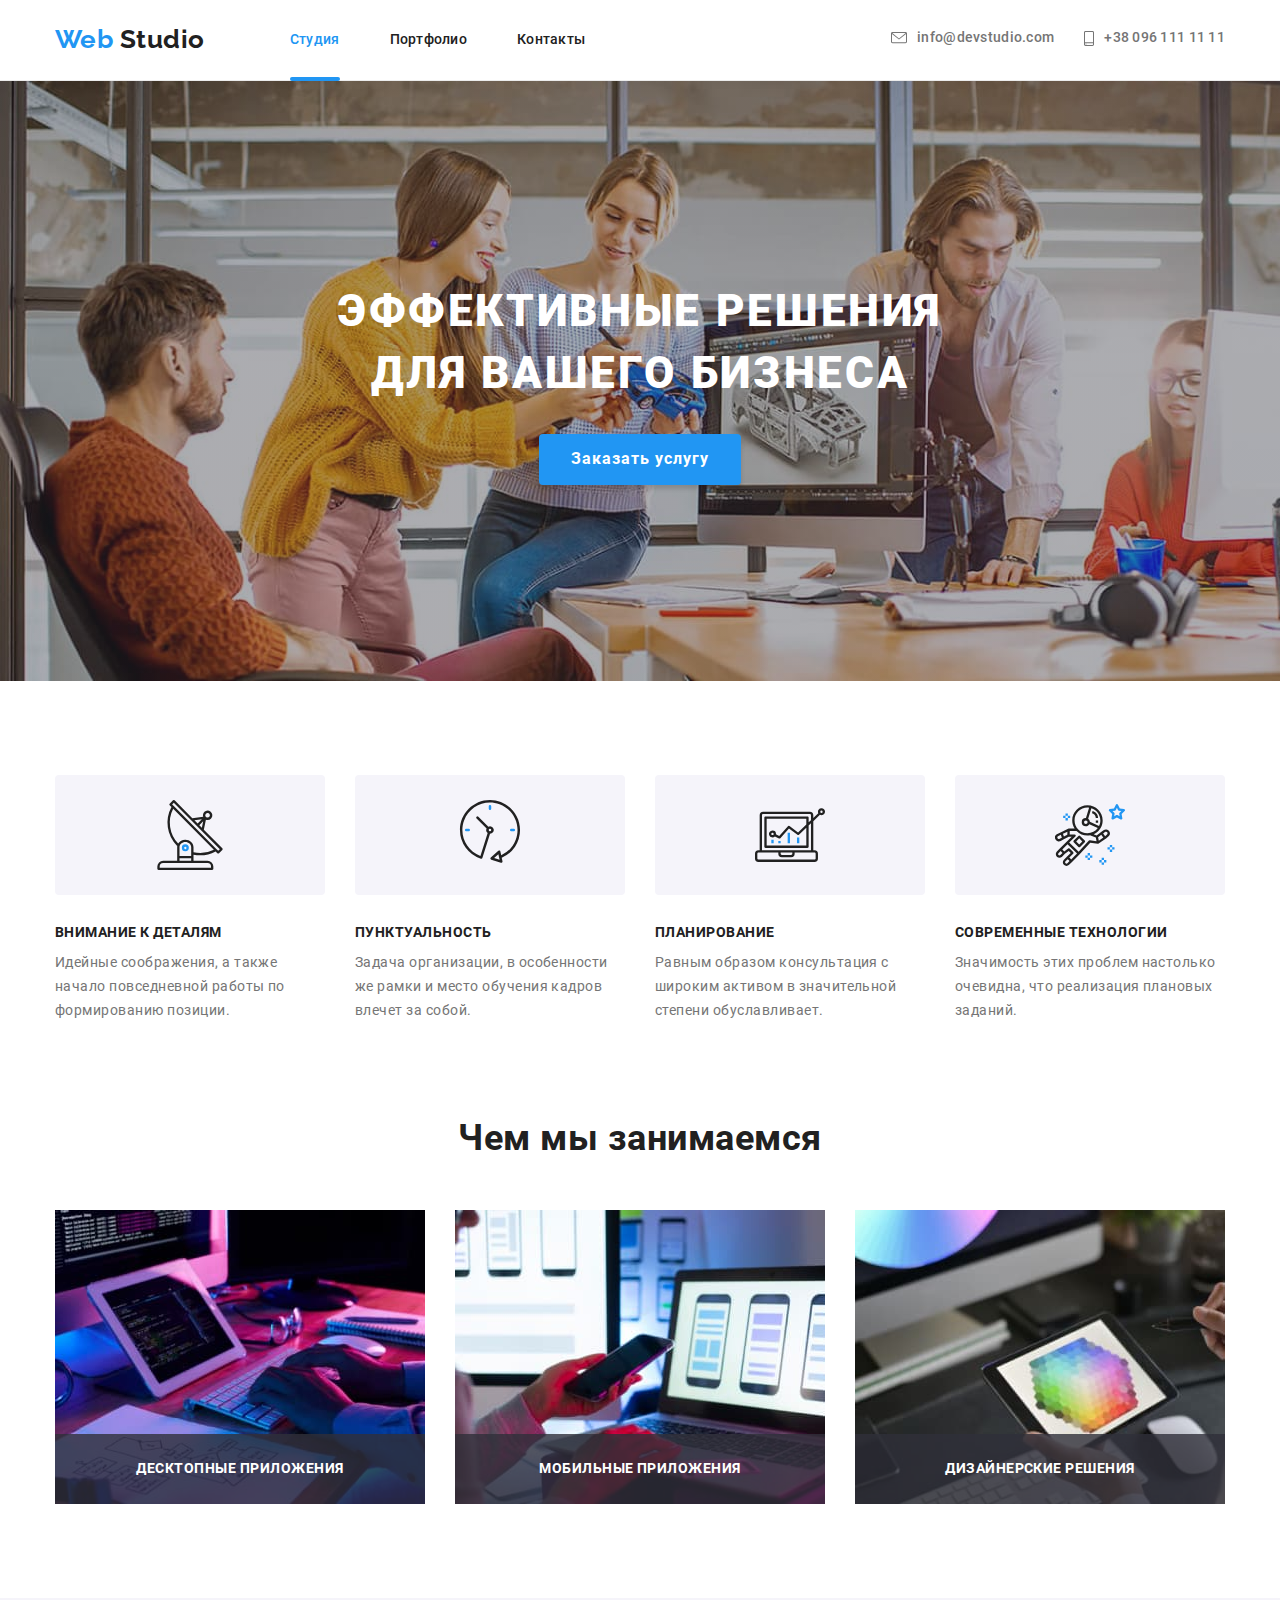
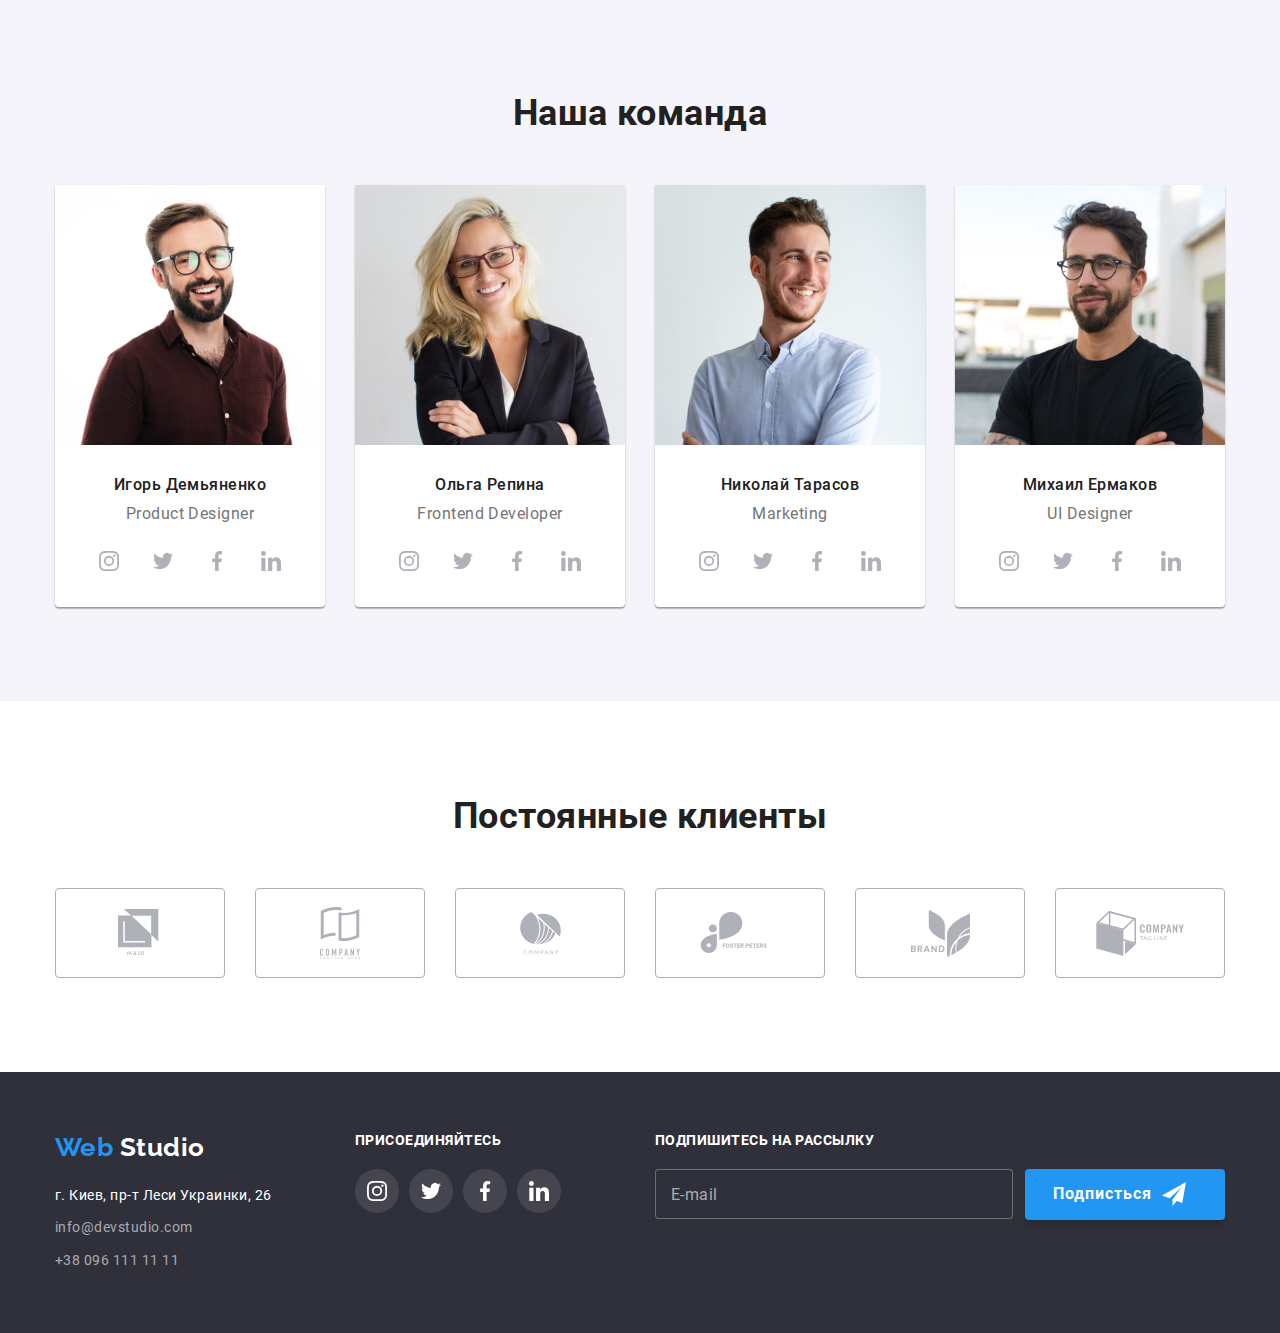
<file: index.html>
<!DOCTYPE html>
<html lang="ru">
  <head>
    <meta charset="UTF-8" />
    <meta name="viewport" content="width=device-width, initial-scale=1.0" />
    <title>Document</title>
    <link
      rel="stylesheet"
      href="https://cdnjs.cloudflare.com/ajax/libs/modern-normalize/0.7.0/modern-normalize.min.css"
    />
    <link rel="stylesheet" href="./css/main.min.css" />
  </head>
  <body class="page">
    <!--Шапка сайт-->
    <header class="header">
      <div class="container">
        <div class="flex-container">
          <nav class="flexbox-nav">
            <a href="./index.html" class="logo-head">
              <span class="logo-head-blue">Web</span>
              <span class="logo-head-black">Studio</span>
            </a>
            <ul class="site-nav list">
              <li class="item">
                <a href="" class="link current">Студия</a>
              </li>
              <li class="item">
                <a href="./portfolio.html" class="link">Портфолио</a>
              </li>
              <li class="item">
                <a href="" class="link">Контакты</a>
              </li>
            </ul>
          </nav>
          <ul class="contact-nav list">
            <li class="item img-envelope">
              <a href="mailto:info@devstudio.com" class="link envelope">
                <svg class="icon-envelope" width="16" height="12">
                  <use xlink:href="./img-main/sprite.svg#envelope"></use>
                </svg>
                info@devstudio.com</a
              >
            </li>
            <li class="item img-phone">
              <a href="tel:+380961111111" class="link phone">
                <svg class="icon-phone" width="10" height="15">
                  <use xlink:href="./img-main/sprite.svg#smartphone"></use>
                </svg>
                +38 096 111 11 11</a
              >
            </li>
          </ul>
        </div>
      </div>
    </header>
    <main>
      <!--Герой-->
      <section class="hero">
        <div>
          <h1 class="hero-title">
            Эффективные решения <br />
            для вашего бизнеса
          </h1>
          <button class="button" data-modal-open>Заказать услугу</button>
        </div>
      </section>
      <!--Наши фишки-->
      <section class="section fishki">
        <div class="container">
          <h2 class="section-title visually-hidden">Наши фишки</h2>
          <ul class="list-benefits list">
            <li class="item fishki">
              <div class="item-container">
                <svg class="item-icon">
                  <use xlink:href="./img-main/sprite.svg#antenna"></use>
                </svg>
              </div>

              <h3 class="benefits-title">Внимание к деталям</h3>
              <p class="benefits-text">
                Идейные соображения, а также начало повседневной работы по
                формированию позиции.
              </p>
            </li>
            <li class="item fishki">
              <div class="item-container">
                <svg class="item-icon">
                  <use xlink:href="./img-main/sprite.svg#clock"></use>
                </svg>
              </div>
              <h3 class="benefits-title">Пунктуальность</h3>
              <p class="benefits-text">
                Задача организации, в особенности же рамки и место обучения
                кадров влечет за собой.
              </p>
            </li>
            <li class="item fishki">
              <div class="item-container">
                <svg class="item-icon">
                  <use xlink:href="./img-main/sprite.svg#diagram"></use>
                </svg>
              </div>
              <h3 class="benefits-title">Планирование</h3>
              <p class="benefits-text">
                Равным образом консультация с широким активом в значительной
                степени обуславливает.
              </p>
            </li>
            <li class="item fishki">
              <div class="item-container">
                <svg class="item-icon">
                  <use xlink:href="./img-main/sprite.svg#astronaut"></use>
                </svg>
              </div>
              <h3 class="benefits-title">Современные технологии</h3>
              <p class="benefits-text">
                Значимость этих проблем настолько очевидна, что реализация
                плановых заданий.
              </p>
            </li>
          </ul>
        </div>
      </section>
      <!--Чем мы занимаемся-->
      <section class="section">
        <div class="container">
          <h2 class="section-title">Чем мы занимаемся</h2>
          <ul class="job-title list">
            <li class="job-item">
              <div class="container-position">
                <img src="./img-main/loptop.jpg" alt="компьтер" width="370" />

                <div class="job-item-title">
                  <h3>Десктопные приложения</h3>
                </div>
              </div>
            </li>
            <li class="job-item">
              <div class="container-position">
                <img src="./img-main/mobile.jpg" alt="мобильный" width="370" />

                <div class="job-item-title">
                  <h3>Мобильные приложения</h3>
                </div>
              </div>
            </li>
            <li class="job-item">
              <div class="container-position">
                <img src="./img-main/tablet.jpg" alt="монитор" width="370" />

                <div class="job-item-title">
                  <h3>Дизайнерские решения</h3>
                </div>
              </div>
            </li>
          </ul>
        </div>
      </section>
      <!--Наша команда-->
      <section class="section bg">
        <div class="container">
          <h2 class="section-title">Наша команда</h2>
          <ul class="our-team list flex">
            <li class="item flex team">
              <img src="./img-main/Igor.jpg" alt="Igor" width="270" />
              <div class="team-container">
                <h3>Игорь Демьяненко</h3>
                <p lang="eu" class="team-text">Product Designer</p>
                <ul class="social list team">
                  <li class="social-item">
                    <a href="" aria-label="Instagram" class="social-link-team">
                      <svg class="team-item-icon">
                        <use xlink:href="./img-main/sprite.svg#instagram"></use>
                      </svg>
                    </a>
                  </li>
                  <li class="social-item">
                    <a href="" aria-label="Twitter" class="social-link-team">
                      <svg class="team-item-icon">
                        <use xlink:href="./img-main/sprite.svg#twitter"></use>
                      </svg>
                    </a>
                  </li>
                  <li class="social-item">
                    <a href="" aria-label="Facebook" class="social-link-team">
                      <svg class="team-item-icon">
                        <use xlink:href="./img-main/sprite.svg#facebook"></use>
                      </svg>
                    </a>
                  </li>
                  <li class="social-item">
                    <a href="" aria-label="Linkedin" class="social-link-team">
                      <svg class="team-item-icon">
                        <use xlink:href="./img-main/sprite.svg#linkedin"></use>
                      </svg>
                    </a>
                  </li>
                </ul>
              </div>
            </li>

            <li class="item flex team">
              <img src="./img-main/Olga.jpg" alt="olga width="270" />
              <div class="team-container">
                <h3>Ольга Репина</h3>
                <p lang="eu" class="team-text">Frontend Developer</p>
                <ul class="social list team">
                  <li class="social-item">
                    <a href="" aria-label="Instagram" class="social-link-team">
                      <svg class="team-item-icon">
                        <use xlink:href="./img-main/sprite.svg#instagram"></use>
                      </svg>
                    </a>
                  </li>
                  <li class="social-item">
                    <a href="" aria-label="Twitter" class="social-link-team">
                      <svg class="team-item-icon">
                        <use xlink:href="./img-main/sprite.svg#twitter"></use>
                      </svg>
                    </a>
                  </li>
                  <li class="social-item">
                    <a href="" aria-label="Facebook" class="social-link-team">
                      <svg class="team-item-icon">
                        <use xlink:href="./img-main/sprite.svg#facebook"></use>
                      </svg>
                    </a>
                  </li>
                  <li class="social-item">
                    <a href="" aria-label="Linkedin" class="social-link-team">
                      <svg class="team-item-icon">
                        <use xlink:href="./img-main/sprite.svg#linkedin"></use>
                      </svg>
                    </a>
                  </li>
                </ul>
              </div>
            </li>
            <li class="item flex team">
              <img src="./img-main/Nikolya.jpg" alt="фото" width="270" />
              <div class="team-container">
                <h3>Николай Тарасов</h3>
                <p lang="eu" class="team-text">Marketing</p>
                <ul class="social list team">
                  <li class="social-item">
                    <a href="" aria-label="Instagram" class="social-link-team">
                      <svg class="team-item-icon">
                        <use xlink:href="./img-main/sprite.svg#instagram"></use>
                      </svg>
                    </a>
                  </li>
                  <li class="social-item">
                    <a href="" aria-label="Twitter" class="social-link-team">
                      <svg class="team-item-icon">
                        <use xlink:href="./img-main/sprite.svg#twitter"></use>
                      </svg>
                    </a>
                  </li>
                  <li class="social-item">
                    <a href="" aria-label="Facebook" class="social-link-team">
                      <svg class="team-item-icon">
                        <use xlink:href="./img-main/sprite.svg#facebook"></use>
                      </svg>
                    </a>
                  </li>
                  <li class="social-item">
                    <a href="" aria-label="Linkedin" class="social-link-team">
                      <svg class="team-item-icon">
                        <use xlink:href="./img-main/sprite.svg#linkedin"></use>
                      </svg>
                    </a>
                  </li>
                </ul>
              </div>
            </li>
            <li class="item flex team">
              <img src="./img-main/Mike.jpg" alt="фото" width="270" />
              <div class="team-container">
                <h3>Михаил Ермаков</h3>
                <p lang="eu" class="team-text">UI Designer</p>
                <ul class="social list team">
                  <li class="social-item">
                    <a href="" aria-label="Instagram" class="social-link-team">
                      <svg class="team-item-icon">
                        <use xlink:href="./img-main/sprite.svg#instagram"></use>
                      </svg>
                    </a>
                  </li>
                  <li class="social-item">
                    <a href="" aria-label="Twitter" class="social-link-team">
                      <svg class="team-item-icon">
                        <use xlink:href="./img-main/sprite.svg#twitter"></use>
                      </svg>
                    </a>
                  </li>
                  <li class="social-item">
                    <a href="" aria-label="Facebook" class="social-link-team">
                      <svg class="team-item-icon">
                        <use xlink:href="./img-main/sprite.svg#facebook"></use>
                      </svg>
                    </a>
                  </li>
                  <li class="social-item">
                    <a href="" aria-label="Linkedin" class="social-link-team">
                      <svg class="team-item-icon">
                        <use xlink:href="./img-main/sprite.svg#linkedin"></use>
                      </svg>
                    </a>
                  </li>
                </ul>
              </div>
            </li>
          </ul>
        </div>
      </section>
      <!--Постоянные клиенты-->
      <section class="section">
        <div class="container">
          <h2 class="section-title">Постоянные клиенты</h2>
          <ul class="clients list flex">
            <li class="clients-item">
              <a href="" class="clients-link">
                <svg class="clients-icon" width="44.27" height="49.23">
                  <use xlink:href="./img-main/sprite.svg#logo1"></use>
                </svg>
              </a>
            </li>
            <li class="clients-item">
              <a href="" class="clients-link">
                <svg class="clients-icon" width="40" height="52">
                  <use xlink:href="./img-main/sprite.svg#logo2"></use>
                </svg>
              </a>
            </li>
            <li class="clients-item">
              <a href="" class="clients-link">
                <svg class="clients-icon" width="41" height="42.6">
                  <use xlink:href="./img-main/sprite.svg#logo3"></use>
                </svg>
              </a>
            </li>
            <li class="clients-item">
              <a href="" class="clients-link">
                <svg class="clients-icon" width="79.66" height="42.02">
                  <use xlink:href="./img-main/sprite.svg#logo4"></use>
                </svg>
              </a>
            </li>
            <li class="clients-item">
              <a href="" class="clients-link">
                <svg class="clients-icon" width="59" height="47">
                  <use xlink:href="./img-main/sprite.svg#logo5"></use>
                </svg>
              </a>
            </li>
            <li class="clients-item">
              <a href="" class="clients-link">
                <svg class="clients-icon" width="88.48" height="45.44">
                  <use xlink:href="./img-main/sprite.svg#logo6"></use>
                </svg>
              </a>
            </li>
          </ul>
        </div>
      </section>
    </main>
    <!--Футер-->
    <footer class="foot-style">
      <div class="container footer-flex">
        <div class="adress foot-item">
          <a href="./index.html" class="logo-footer">
            <span class="logo-footer-blue">Web</span>
            <span class="logo-footer-white">Studio</span>
          </a>
          <address>
            <ul class="list contacts">
              <li class="adr">г. Киев, пр-т Леси Украинки, 26</li>
              <li>
                <a href="mailto:info@devstudio.com" class="link"
                  >info@devstudio.com</a
                >
              </li>
              <li>
                <a href="tel:+380961111111" class="link">+38 096 111 11 11</a>
              </li>
            </ul>
          </address>
        </div>

        <div class="foot-item social">
          <b>присоединяйтесь</b>
          <ul class="social list">
            <li class="social-item">
              <a href="" class="foot-soc" aria-label="Instagram">
                <svg class="footer-item-icon">
                  <use xlink:href="./img-main/sprite.svg#instagram"></use>
                </svg>
              </a>
            </li>
            <li class="social-item">
              <a href="" class="foot-soc" aria-label="Twitter">
                <svg class="footer-item-icon">
                  <use xlink:href="./img-main/sprite.svg#twitter"></use>
                </svg>
              </a>
            </li>
            <li class="social-item">
              <a href="" class="foot-soc" aria-label="Facebook">
                <svg class="footer-item-icon">
                  <use xlink:href="./img-main/sprite.svg#facebook"></use>
                </svg>
              </a>
            </li>
            <li class="social-item">
              <a href="" class="foot-soc" aria-label="Linkedin">
                <svg class="footer-item-icon">
                  <use xlink:href="./img-main/sprite.svg#linkedin"></use>
                </svg>
              </a>
            </li>
          </ul>
        </div>
        <div class="foot-item subscribe">
          <b>Подпишитесь на рассылку</b>
          <div>
            <form class="sign-flex" autocomplete="off">
              <input
                class="sign-mail"
                type="email"
                name="email"
                placeholder="E-mail"
              />
              <button type="submit" class="button sign">
                Подписться
                <svg class="item-sign">
                  <use xlink:href="./img-main/sprite.svg#plane"></use>
                </svg>
              </button>
            </form>
          </div>
        </div>
      </div>
    </footer>
    <!-- Modal -->
    <div class="backdrop is-hidden" data-modal>
      <div class="modal">
        <button class="close-b" data-modal-close>
          <svg class="svg-close" width="18px" height="18px">
            <use href="./img-main/sprite.svg#icon-close-btn"></use>
          </svg>
        </button>
        <!-- Modal Form -->
        <div class="modal-form">
          <h2>Оставьте свои данные, мы вам перезвоним</h2>
          <form>
            <label for="" class="form-label">
              Имя
              <div class="form-decor">
                <input class="form-input" type="text" name="Имя" />
                <svg class="form-icon" width="18px" height="18px">
                  <use
                    href="./img-main/sprite.svg#icon-person-black-form"
                  ></use>
                </svg>
              </div>
            </label>
            <label for="" class="form-label">
              Телефон
              <div class="form-decor">
                <input class="form-input" type="tel" name="Телефон" />
                <svg class="form-icon" width="18px" height="18px">
                  <use href="./img-main/sprite.svg#icon-phone-black-form"></use>
                </svg>
              </div>
            </label>
            <label for="" class="form-label">
              Почта
              <div class="form-decor">
                <input class="form-input" type="email" name="Почта" />
                <svg class="form-icon" width="18px" height="18px">
                  <use href="./img-main/sprite.svg#icon-email-black-form"></use>
                </svg>
              </div>
            </label>
            <label for="" class="form-label">
              Комментарий
              <textarea
                class="text-aria"
                name="Комментарий"
                id=""
                cols="30"
                rows="8"
                placeholder="Введите текст"
              ></textarea>
            </label>
            <label class="label-checkbox">
              <input
                class="check-box"
                type="checkbox"
                name="checkbox"
                value="cssdaedwe"
              />
              <span class="check-text">
                Соглашаюсь с рассылкой и принимаю
                <a href="#">Условия договора</a>
              </span>
            </label>

            <button type="submit">Отправить</button>
          </form>
        </div>
      </div>

      <script src="./js/modal.js"></script>
    </div>
  </body>
</html>
</file>
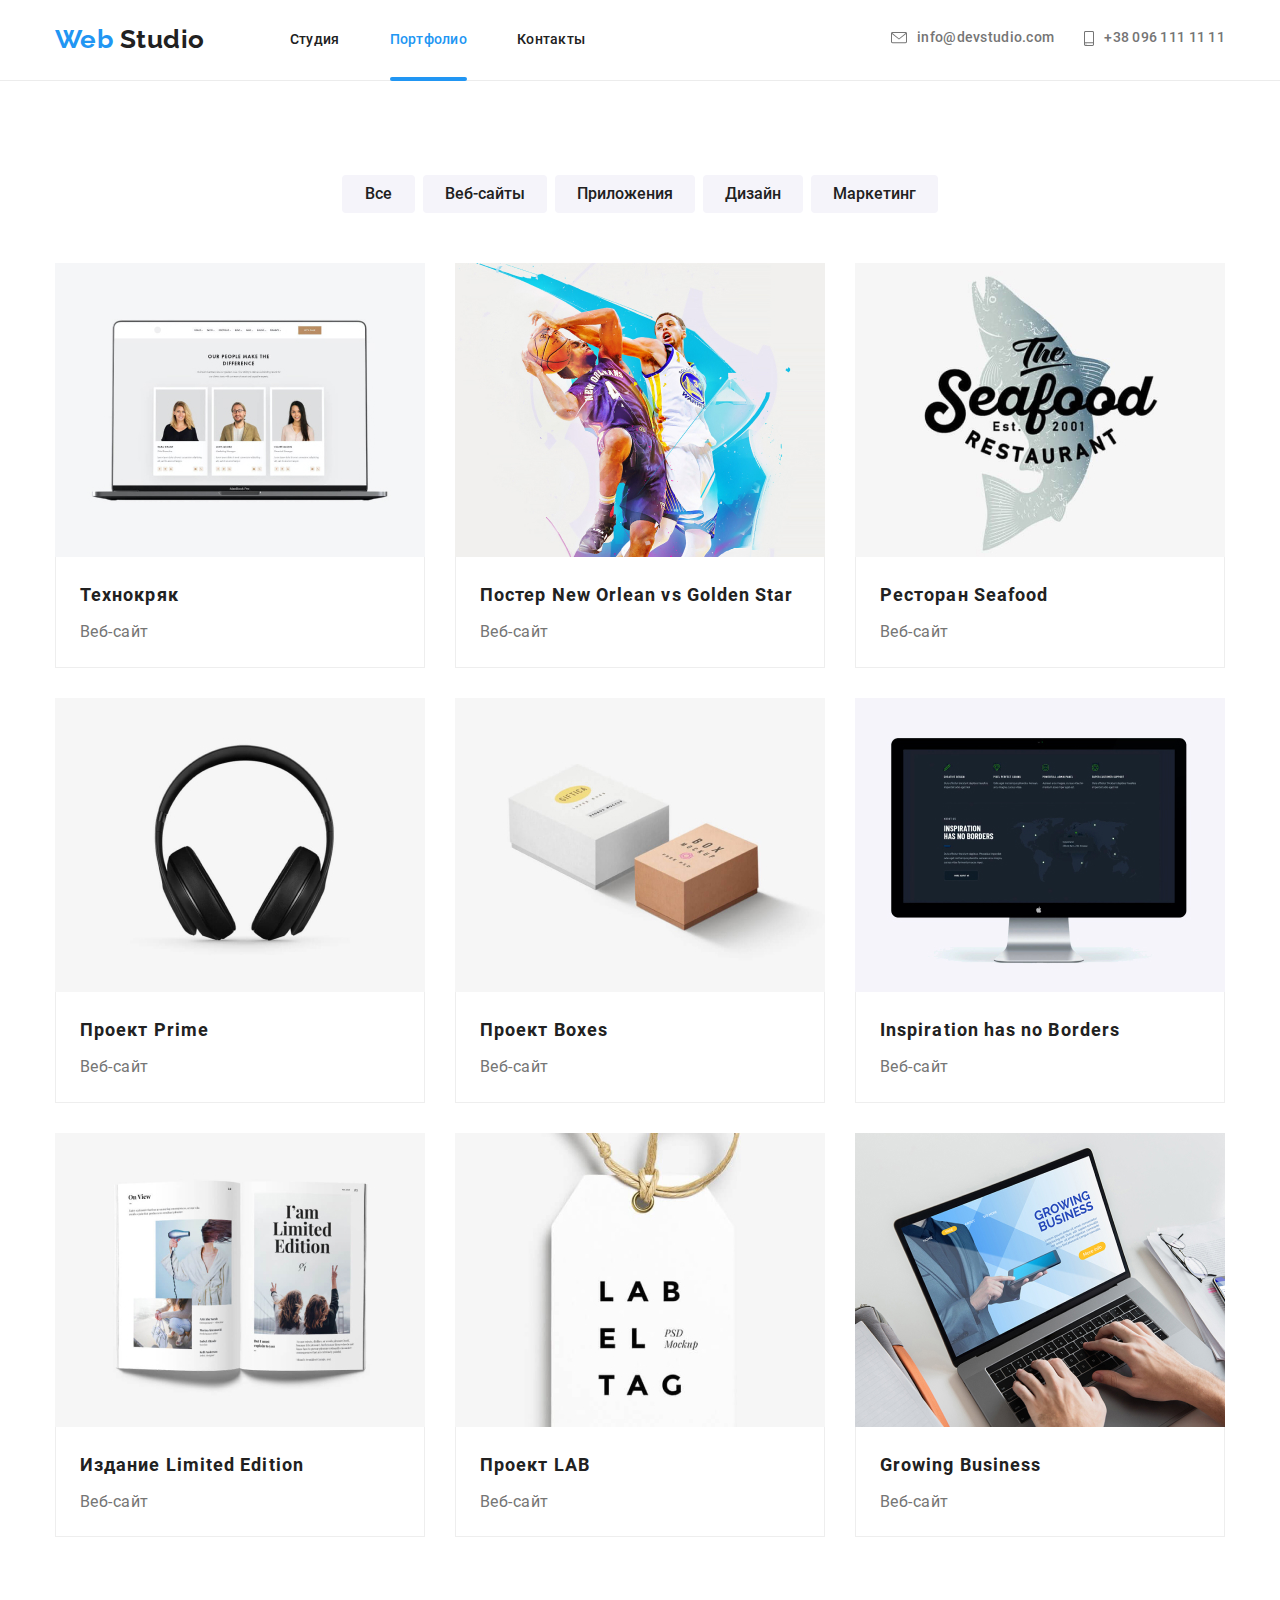
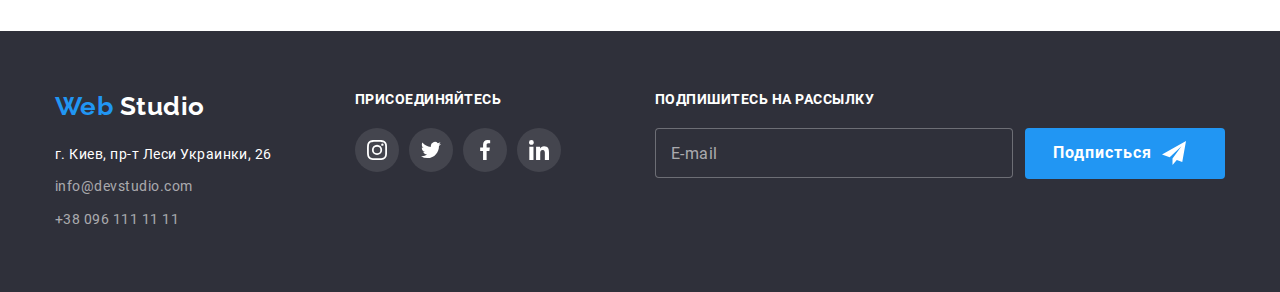
<file: portfolio.html>
<!DOCTYPE html>
<html lang="ru">
  <head>
    <meta charset="UTF-8" />
    <meta name="viewport" content="width=device-width, initial-scale=1.0" />
    <title>Document</title>
    <link
      rel="stylesheet"
      href="https://cdnjs.cloudflare.com/ajax/libs/modern-normalize/0.7.0/modern-normalize.min.css"
    />
    <link rel="stylesheet" href="./css/portfolio.min.css" />
  </head>

  <body class="page">
    <!--Шапка сайт-->
    <header class="header">
      <div class="container">
        <div class="flex-container">
          <nav class="flexbox-nav">
            <a href="./index.html" class="logo-head">
              <span class="logo-head-blue">Web</span>
              <span class="logo-head-black">Studio</span>
            </a>
            <ul class="site-nav list">
              <li class="item">
                <a href="./index.html" class="link">Студия</a>
              </li>
              <li class="item">
                <a href="" class="link current">Портфолио</a>
              </li>
              <li class="item">
                <a href="" class="link">Контакты</a>
              </li>
            </ul>
          </nav>
          <ul class="contact-nav list">
            <li class="item img-envelope">
              <a href="mailto:info@devstudio.com" class="link envelope">
                <svg class="icon-envelope" width="16" height="12">
                  <use xlink:href="./img-main/sprite.svg#envelope"></use>
                </svg>
                info@devstudio.com</a
              >
            </li>
            <li class="item img-phone">
              <a href="tel:+380961111111" class="link phone">
                <svg class="icon-phone" width="10" height="15">
                  <use xlink:href="./img-main/sprite.svg#smartphone"></use>
                </svg>
                +38 096 111 11 11</a
              >
            </li>
          </ul>
        </div>
      </div>
    </header>
    <!-- main container -->
    <main>
      <!-- Портфолио -->
      <section class="section">
        <div class="container">
          <h1 class="visually-hidden">Портфолио Товаров</h1>
          <!-- menu -->
          <div class="menu-container">
            <ul class="nav-menu list">
              <li class="nav-item list">
                <button class="nav-titel">Все</button>
              </li>
              <li class="nav-item list">
                <button class="nav-titel">Веб-сайты</button>
              </li>
              <li class="nav-item list">
                <button class="nav-titel">Приложения</button>
              </li>
              <li class="nav-item list">
                <button class="nav-titel">Дизайн</button>
              </li>
              <li class="nav-item list">
                <button class="nav-titel">Маркетинг</button>
              </li>
            </ul>
          </div>

          <!-- Виды продуктов-->

          <h2 class="visually-hidden">Виды продуктов</h2>
          <ul class="flex product list">
            <li class="flex list-item">
              <a href="" class="link-hover">
                <div class="product-thumb">
                  <img
                    src="./img-portfolio/technokryak.jpg"
                    alt="laptop screen"
                  />
                  <div class="overflow">
                    <p>
                      Технокряк это современная площадка распространения
                      коронавируса. Компании используют эту платформу для
                      цифрового шпионажа и атак на защищённые сервера
                      конкурентов.
                    </p>
                  </div>
                </div>
                <div class="product-container">
                  <h3 class="work-titel">Технокряк</h3>
                  <p class="work-text">Веб-сайт</p>
                </div>
              </a>
            </li>
            <li class="flex list-item">
              <a href="" class="link-hover">
                <div class="product-thumb">
                  <img
                    src="./img-portfolio/basketboll.jpg"
                    alt="basketboll players"
                  />
                  <div class="overflow">
                    <p>
                      Технокряк это современная площадка распространения
                      коронавируса. Компании используют эту платформу для
                      цифрового шпионажа и атак на защищённые сервера
                      конкурентов.
                    </p>
                  </div>
                </div>
                <div class="product-container">
                  <h3 class="work-titel">Постер New Orlean vs Golden Star</h3>

                  <p class="work-text">Веб-сайт</p>
                </div>
              </a>
            </li>
            <li class="flex list-item">
              <a href="" class="link-hover">
                <div class="product-thumb">
                  <img src="./img-portfolio/seafood.jpg" alt="fish" />
                  <div class="overflow">
                    <p>
                      Технокряк это современная площадка распространения
                      коронавируса. Компании используют эту платформу для
                      цифрового шпионажа и атак на защищённые сервера
                      конкурентов.
                    </p>
                  </div>
                </div>
                <div class="product-container">
                  <h3 class="work-titel">Ресторан Seafood</h3>
                  <p class="work-text">Веб-сайт</p>
                </div>
              </a>
            </li>
            <li class="flex list-item">
              <a href="" class="link-hover">
                <div class="product-thumb">
                  <img src="./img-portfolio/headset.jpg" alt="headset" />
                  <div class="overflow">
                    <p>
                      Технокряк это современная площадка распространения
                      коронавируса. Компании используют эту платформу для
                      цифрового шпионажа и атак на защищённые сервера
                      конкурентов.
                    </p>
                  </div>
                </div>
                <div class="product-container">
                  <h3 class="work-titel">Проект Prime</h3>
                  <p class="work-text">Веб-сайт</p>
                </div>
              </a>
            </li>
            <li class="flex list-item">
              <a href="" class="link-hover">
                <div class="product-thumb">
                  <img src="./img-portfolio/boxes.jpg" alt="boxes" />
                  <div class="overflow">
                    <p>
                      Технокряк это современная площадка распространения
                      коронавируса. Компании используют эту платформу для
                      цифрового шпионажа и атак на защищённые сервера
                      конкурентов.
                    </p>
                  </div>
                </div>
                <div class="product-container">
                  <h3 class="work-titel">Проект Boxes</h3>
                  <p class="work-text">Веб-сайт</p>
                </div>
              </a>
            </li>
            <li class="flex list-item">
              <a href="" class="link-hover">
                <div class="product-thumb">
                  <img src="./img-portfolio/imac.jpg" alt="imac screen" />
                  <div class="overflow">
                    <p>
                      Технокряк это современная площадка распространения
                      коронавируса. Компании используют эту платформу для
                      цифрового шпионажа и атак на защищённые сервера
                      конкурентов.
                    </p>
                  </div>
                </div>
                <div class="product-container">
                  <h3 class="work-titel">Inspiration has no Borders</h3>
                  <p class="work-text">Веб-сайт</p>
                </div>
              </a>
            </li>
            <li class="flex list-item">
              <a href="" class="link-hover">
                <div class="product-thumb">
                  <img src="./img-portfolio/magazine.jpg" alt="magazine" />
                  <div class="overflow">
                    <p>
                      Технокряк это современная площадка распространения
                      коронавируса. Компании используют эту платформу для
                      цифрового шпионажа и атак на защищённые сервера
                      конкурентов.
                    </p>
                  </div>
                </div>
                <div class="product-container">
                  <h3 class="work-titel">Издание Limited Edition</h3>
                  <p class="work-text">Веб-сайт</p>
                </div>
              </a>
            </li>
            <li class="flex list-item">
              <a href="" class="link-hover">
                <div class="product-thumb">
                  <img src="./img-portfolio/label.jpg" alt="label" />
                  <div class="overflow">
                    <p>
                      Технокряк это современная площадка распространения
                      коронавируса. Компании используют эту платформу для
                      цифрового шпионажа и атак на защищённые сервера
                      конкурентов.
                    </p>
                  </div>
                </div>
                <div class="product-container">
                  <h3 class="work-titel">Проект LAB</h3>
                  <p class="work-text">Веб-сайт</p>
                </div>
              </a>
            </li>
            <li class="flex list-item">
              <a href="" class="link-hover">
                <div class="product-thumb">
                  <img src="./img-portfolio/macpro.jpg" alt="mac laptop" />
                  <div class="overflow">
                    <p>
                      Технокряк это современная площадка распространения
                      коронавируса. Компании используют эту платформу для
                      цифрового шпионажа и атак на защищённые сервера
                      конкурентов.
                    </p>
                  </div>
                </div>
                <div class="product-container">
                  <h3 class="work-titel">Growing Business</h3>
                  <p class="work-text">Веб-сайт</p>
                </div>
              </a>
            </li>
          </ul>
        </div>
      </section>
    </main>

    <!-- Футер -->
    <footer class="foot-style">
      <div class="container footer-flex">
        <div class="adress foot-item">
          <a href="./index.html" class="logo-footer">
            <span class="logo-footer-blue">Web</span>
            <span class="logo-footer-white">Studio</span>
          </a>
          <address>
            <ul class="list contacts">
              <li class="adr">г. Киев, пр-т Леси Украинки, 26</li>
              <li>
                <a href="mailto:info@devstudio.com" class="link"
                  >info@devstudio.com</a
                >
              </li>
              <li>
                <a href="tel:+380961111111" class="link">+38 096 111 11 11</a>
              </li>
            </ul>
          </address>
        </div>

        <div class="foot-item social">
          <b>присоединяйтесь</b>
          <ul class="social list">
            <li class="social-item">
              <a href="" class="foot-soc" aria-label="Instagram">
                <svg class="footer-item-icon">
                  <use xlink:href="./img-main/sprite.svg#instagram"></use>
                </svg>
              </a>
            </li>
            <li class="social-item">
              <a href="" class="foot-soc" aria-label="Twitter">
                <svg class="footer-item-icon">
                  <use xlink:href="./img-main/sprite.svg#twitter"></use>
                </svg>
              </a>
            </li>
            <li class="social-item">
              <a href="" class="foot-soc" aria-label="Facebook">
                <svg class="footer-item-icon">
                  <use xlink:href="./img-main/sprite.svg#facebook"></use>
                </svg>
              </a>
            </li>
            <li class="social-item">
              <a href="" class="foot-soc" aria-label="Linkedin">
                <svg class="footer-item-icon">
                  <use xlink:href="./img-main/sprite.svg#linkedin"></use>
                </svg>
              </a>
            </li>
          </ul>
        </div>
        <div class="foot-item subscribe">
          <b>Подпишитесь на рассылку</b>
          <div>
            <form class="sign-flex" autocomplete="off">
              <input
                class="sign-mail"
                type="email"
                name="email"
                placeholder="E-mail"
              />
              <button type="submit" class="button sign">
                Подписться
                <svg class="item-sign">
                  <use xlink:href="./img-main/sprite.svg#plane"></use>
                </svg>
              </button>
            </form>
          </div>
        </div>
      </div>
    </footer>
  </body>
</html>
</file>
<file: css/main.min.css>
@font-face{font-family:"Roboto";font-style:normal;font-weight:400;src:local(""),url("../../fonts/roboto-v20-latin_cyrillic-regular.woff") format("woff2"),url("../../fonts/roboto-v20-latin_cyrillic-regular.woff2") format("woff2")}@font-face{font-family:"Roboto";font-style:normal;font-weight:500;src:local(""),url("../../fonts/roboto-v20-latin_cyrillic-500.woff") format("woff"),url("../../fonts/roboto-v20-latin_cyrillic-500.woff2") format("woff2")}@font-face{font-family:"Roboto";font-style:normal;font-weight:700;src:local(""),url("../../fonts/roboto-v20-latin_cyrillic-700.woff") format("woff"),url("../../fonts/roboto-v20-latin_cyrillic-700.woff2") format("woff2")}@font-face{font-family:"Roboto";font-style:normal;font-weight:900;src:local(""),url("../../fonts/roboto-v20-latin_cyrillic-900.woff") format("woff"),url("../../fonts/roboto-v20-latin_cyrillic-900.woff2") format("woff2")}@font-face{font-family:"Raleway";font-style:normal;font-weight:700;src:local(""),url("../../fonts/raleway-v17-latin-700.woff2") format("woff2"),url("../../fonts/raleway-v17-latin-700.woff") format("woff")}html{-webkit-box-sizing:border-box;box-sizing:border-box}*,*::before,*::after{-webkit-box-sizing:inherit;box-sizing:inherit}.visually-hidden{position:absolute !important;clip:rect(1px 1px 1px 1px);clip:rect(1px, 1px, 1px, 1px);padding:0 !important;border:0 !important;height:1px !important;width:1px !important;overflow:hidden}.list{list-style:none;margin:0px;padding:0px}.page{background-color:#fff;color:#212121;font-family:Roboto, sans-serif;letter-spacing:0.03em}img{display:block;max-width:100%;height:auto}a{text-decoration:none;cursor:pointer}.container{margin-left:auto;margin-right:auto;width:1200px;padding-left:15px;padding-right:15px}.logo-head,.logo-footer{font-family:Raleway, sans-serif;font-weight:bold;font-size:26px;line-height:1.2;display:inline-block}.logo-head{padding-top:24px;padding-bottom:25px;margin-right:85px}.logo-head-blue{color:#2196f3}.logo-head-black{color:#212121}.logo-footer{margin-bottom:20px}.logo-footer-blue{color:#2196f3}.logo-footer-white{color:#fff}.header{border-bottom:1px solid #ececec}.header .link:hover,.header .link:focus{color:#2196f3}.flex-container{display:-webkit-box;display:-ms-flexbox;display:flex;-webkit-box-align:center;-ms-flex-align:center;align-items:center;-webkit-box-pack:end;-ms-flex-pack:end;justify-content:flex-end}.flexbox-nav{display:-webkit-box;display:-ms-flexbox;display:flex}.site-nav .link{color:#212121;font-weight:500;font-size:14px;line-height:1.14;letter-spacing:0.02em;-webkit-transition:color 250ms cubic-bezier(0.4, 0, 0.2, 1);transition:color 250ms cubic-bezier(0.4, 0, 0.2, 1)}.site-nav .link.current{position:relative;color:#2196f3}.link.current::before{content:"";position:absolute;left:0px;bottom:-1.5px;width:100%;height:4px;background-color:#2196f3;border-radius:2px}.site-nav.list{display:-webkit-box;display:-ms-flexbox;display:flex}.site-nav .item+.item{margin-left:50px}.site-nav .link{display:block;padding-top:32px;padding-bottom:32px}.contact-nav .link{display:inline-block;color:#757575;font-weight:500;font-size:14px;line-height:1.14;letter-spacing:0.02em}.contact-nav.list{display:-webkit-box;display:-ms-flexbox;display:flex;margin-left:auto}.contact-nav .item+.item{margin-left:30px}.img-envelope>.envelope{display:-webkit-inline-box;display:-ms-inline-flexbox;display:inline-flex;-webkit-box-align:center;-ms-flex-align:center;align-items:center;-webkit-transition:color 250ms cubic-bezier(0.4, 0, 0.2, 1);transition:color 250ms cubic-bezier(0.4, 0, 0.2, 1)}.img-phone>.phone{display:-webkit-inline-box;display:-ms-inline-flexbox;display:inline-flex;-webkit-box-align:center;-ms-flex-align:center;align-items:center;-webkit-transition:color 250ms cubic-bezier(0.4, 0, 0.2, 1);transition:color 250ms cubic-bezier(0.4, 0, 0.2, 1)}.icon-envelope{margin-right:10px;fill:currentColor}.icon-phone{margin-right:10px;fill:currentColor}.hero .button{display:-webkit-inline-box;display:-ms-inline-flexbox;display:inline-flex;border-radius:4px;padding:10px 32px;background-color:#2196f3;color:#fff;font-weight:bold;font-size:16px;line-height:1.9;letter-spacing:0.06em;-webkit-box-shadow:0px 4px 4px rgba(0,0,0,0.15);box-shadow:0px 4px 4px rgba(0,0,0,0.15);cursor:pointer;-webkit-box-align:center;-ms-flex-align:center;align-items:center;border:none;outline:none;-webkit-transition:color 250ms cubic-bezier(0.4, 0, 0.2, 1),background-color 250ms cubic-bezier(0.4, 0, 0.2, 1);transition:color 250ms cubic-bezier(0.4, 0, 0.2, 1),background-color 250ms cubic-bezier(0.4, 0, 0.2, 1)}.hero .button:hover{color:#2196f3;background-color:#fff}.foot-style .button{display:-webkit-box;display:-ms-flexbox;display:flex;width:200px;margin-left:auto;border-radius:4px;padding:10px 28px;background-color:#2196f3;color:#fff;font-weight:bold;font-size:16px;line-height:1.9;letter-spacing:0.06em;cursor:pointer;border:none;outline:none;-webkit-box-align:center;-ms-flex-align:center;align-items:center}.hero{background-color:gray;background-image:-webkit-gradient(linear, left top, left bottom, from(rgba(47,48,58,0.4)), to(rgba(47,48,58,0.4))),url(../img-main/Hero-compressed.jpg);background-image:linear-gradient(rgba(47,48,58,0.4), rgba(47,48,58,0.4)),url(../img-main/Hero-compressed.jpg);height:600px;max-width:1600px;background-size:cover;background-repeat:no-repeat;text-align:center;margin-left:auto;margin-right:auto}.hero-title{font-weight:900;font-size:44px;line-height:1.4;color:#fff;letter-spacing:0.06em;text-transform:uppercase;margin-top:0px;margin-bottom:30px;padding-top:200px}.backdrop{position:fixed;top:0px;left:0px;width:100%;height:100%;background:rgba(0,0,0,0.2);-webkit-transition:opacity 250ms cubic-bezier(0.4, 0, 0.2, 1);transition:opacity 250ms cubic-bezier(0.4, 0, 0.2, 1)}.backdrop.is-hidden{opacity:0;pointer-events:none}.backdrop.is-hidden .modal{-webkit-transform:translate(-50%, -50%) scale(0.9);transform:translate(-50%, -50%) scale(0.9)}.modal{position:absolute;top:50%;left:50%;-webkit-transform:translate(-50%, -50%) scale(1);transform:translate(-50%, -50%) scale(1);-webkit-transform:translate 250ms cubic-bezier(0.4, 0, 0.2, 1);transform:translate 250ms cubic-bezier(0.4, 0, 0.2, 1);-webkit-transition:-webkit-transform 250ms cubic-bezier(0.4, 0, 0.2, 1);transition:-webkit-transform 250ms cubic-bezier(0.4, 0, 0.2, 1);transition:transform 250ms cubic-bezier(0.4, 0, 0.2, 1);transition:transform 250ms cubic-bezier(0.4, 0, 0.2, 1), -webkit-transform 250ms cubic-bezier(0.4, 0, 0.2, 1);width:528px;height:581px;background:#fff;-webkit-box-shadow:0px 1px 3px rgba(0,0,0,0.12),0px 1px 1px rgba(0,0,0,0.14),0px 2px 1px rgba(0,0,0,0.2);box-shadow:0px 1px 3px rgba(0,0,0,0.12),0px 1px 1px rgba(0,0,0,0.14),0px 2px 1px rgba(0,0,0,0.2);border-radius:4px}.close-b{display:block;width:30px;height:30px;border:none;outline:none;margin-top:8px;margin-right:8px;margin-left:auto;margin-bottom:auto;padding:0px;background-color:#fff;border:1px solid rgba(0,0,0,0.1);border-radius:50%}.svg-close{vertical-align:middle;-webkit-transition:fill 250ms cubic-bezier(0.4, 0, 0.2, 1);transition:fill 250ms cubic-bezier(0.4, 0, 0.2, 1)}.close-b:hover>.svg-close{fill:#2196f3}.modal-form{width:448px;margin-left:auto;margin-right:auto}.modal-form>h2{font-weight:700;font-size:20px;line-height:1.15em;text-align:center;margin-top:0px;margin-bottom:12px}.form-label{display:block;margin-bottom:15px;font-family:Roboto;font-weight:400;font-size:12px;line-height:1.16em;letter-spacing:0.01em;color:#757575}.form-label>textarea{margin-bottom:20px}.form-decor{position:relative}.form-input{display:block;width:100%;height:40px;margin-top:4px;padding-left:42px;font-family:Roboto;font-weight:400;font-size:14px;line-height:1.14em;letter-spacing:0.01em;border:1px solid rgba(33,33,33,0.2);border-radius:4px;cursor:pointer;-webkit-transition:border 250ms cubic-bezier(0.4, 0, 0.2, 1);transition:border 250ms cubic-bezier(0.4, 0, 0.2, 1)}.form-input:focus{border:1px solid #2196f3;outline:none}.form-icon{position:absolute;top:11px;left:12px;-webkit-transition:fill 250ms cubic-bezier(0.4, 0, 0.2, 1);transition:fill 250ms cubic-bezier(0.4, 0, 0.2, 1)}.form-input:focus+.form-icon{fill:#2196f3}.text-aria{display:block;width:100%;height:120px;margin-top:4px;padding:12px 16px;font-family:Roboto;font-weight:400;font-size:14px;line-height:1.14em;letter-spacing:0.01em;resize:none;border:1px solid rgba(33,33,33,0.2);border-radius:4px;cursor:pointer;-webkit-transition:border 250ms cubic-bezier(0.4, 0, 0.2, 1);transition:border 250ms cubic-bezier(0.4, 0, 0.2, 1)}.text-aria:focus{border:1px solid #2196f3;outline:none}.text-aria::-webkit-input-placeholder{font-family:Roboto;font-weight:400;font-size:14px;line-height:1.14em;letter-spacing:0.01em;color:rgba(117,117,117,0.5)}.text-aria:-ms-input-placeholder{font-family:Roboto;font-weight:400;font-size:14px;line-height:1.14em;letter-spacing:0.01em;color:rgba(117,117,117,0.5)}.text-aria::-ms-input-placeholder{font-family:Roboto;font-weight:400;font-size:14px;line-height:1.14em;letter-spacing:0.01em;color:rgba(117,117,117,0.5)}.text-aria::placeholder{font-family:Roboto;font-weight:400;font-size:14px;line-height:1.14em;letter-spacing:0.01em;color:rgba(117,117,117,0.5)}form button{display:block;margin-right:auto;margin-left:auto;border-radius:4px;padding:10px 32px;background-color:#2196f3;color:#fff;font-weight:bold;font-size:16px;line-height:1.9;letter-spacing:0.06em;-webkit-box-shadow:0px 4px 4px rgba(0,0,0,0.15);box-shadow:0px 4px 4px rgba(0,0,0,0.15);cursor:pointer;-webkit-box-align:center;-ms-flex-align:center;align-items:center;border:none;outline:none;-webkit-transition:color 250ms cubic-bezier(0.4, 0, 0.2, 1),background-color 250ms cubic-bezier(0.4, 0, 0.2, 1);transition:color 250ms cubic-bezier(0.4, 0, 0.2, 1),background-color 250ms cubic-bezier(0.4, 0, 0.2, 1)}form button:hover{color:#2196f3;background-color:#fff}.label-checkbox{display:-webkit-box;display:-ms-flexbox;display:flex;-webkit-box-align:center;-ms-flex-align:center;align-items:center;-webkit-box-pack:center;-ms-flex-pack:center;justify-content:center;margin-bottom:30px}.label-checkbox span,.label-checkbox a{font-family:Roboto;font-weight:400;font-size:14px;line-height:1.71em;letter-spacing:0.03em;color:#757575}.label-checkbox a{-webkit-text-decoration-line:underline;text-decoration-line:underline;color:#2196f3}.check-text{display:-webkit-inline-box;display:-ms-inline-flexbox;display:inline-flex;-webkit-box-align:center;-ms-flex-align:center;align-items:center}.check-text::before{content:"";display:inline-block;width:16px;height:15px;border:1.5px solid #212121;border-radius:2px;margin-right:8px;-webkit-transition:border-color 250ms cubic-bezier(0.4, 0, 0.2, 1),background-color 250ms cubic-bezier(0.4, 0, 0.2, 1);transition:border-color 250ms cubic-bezier(0.4, 0, 0.2, 1),background-color 250ms cubic-bezier(0.4, 0, 0.2, 1)}.check-box:checked+.check-text::before{background-size:contain;background-origin:border-box;border-color:transparent;background-color:#2196f3;background-image:url(../img-main/icon-check.svg)}.check-box{position:absolute !important;clip:rect(1px 1px 1px 1px);clip:rect(1px, 1px, 1px, 1px);padding:0 !important;border:0 !important;height:1px !important;width:1px !important;overflow:hidden}button[type="submit"]{width:200px}.section{padding-top:94px;padding-bottom:94px}.section.fishki{padding-bottom:0px}.section-title{color:#212121;font-weight:700;font-size:36px;line-height:1.2;text-align:center;margin-top:0px;margin-bottom:50px}.section.bg{background-color:#f5f4fa}.list-benefits{display:-webkit-box;display:-ms-flexbox;display:flex;margin:-15px}.item.fishki{width:calc((100% - 90px) / 4);margin:15px}.item-container{padding:25px 100px;height:120px;background-color:#f5f4fa;border-radius:4px;margin-bottom:30px}.item-icon{width:70px;height:70px}.benefits-title{font-weight:700;font-size:14px;line-height:1.14;text-transform:uppercase;margin-top:0px;margin-bottom:10px}.benefits-text{color:#757575;font-weight:400;font-size:14px;line-height:1.7;margin:0px}.job-title{display:-webkit-box;display:-ms-flexbox;display:flex}.job-title h3{font-weight:700;font-size:14px;line-height:1.14;color:#fff;text-align:center;text-transform:uppercase;margin:0px;padding-top:27px;padding-bottom:27px}.job-item{width:calc((100% - 60px) / 3);margin-right:30px;background-color:#f5f4fa}.job-item:last-child{margin-right:0px}.job-item-title{position:absolute;bottom:0;width:370px;height:70px;background:rgba(47,48,58,0.8)}.container-position{position:relative}.team-container{padding-top:30px;padding-bottom:24px}.our-team{display:-webkit-box;display:-ms-flexbox;display:flex;margin:-15px}.our-team h3{font-weight:500;font-size:16px;line-height:1.2;text-align:center;margin-top:0px;margin-bottom:10px}.our-team>.item.flex{width:calc((100% - 90px) / 4);margin:15px;background-color:#fff;-webkit-box-shadow:0px 2px 1px rgba(0,0,0,0.2),0px 1px 1px rgba(0,0,0,0.14),0px 1px 3px rgba(0,0,0,0.12);box-shadow:0px 2px 1px rgba(0,0,0,0.2),0px 1px 1px rgba(0,0,0,0.14),0px 1px 3px rgba(0,0,0,0.12);border-radius:0px 0px 4px 4px}.team-text{color:#757575;font-weight:400;font-size:16px;line-height:1.2;text-align:center;margin-top:0px;margin-bottom:16px}team{display:-webkit-box;display:-ms-flexbox;display:flex;width:206px;margin-left:auto;margin-right:auto}.social.list.team{display:-webkit-box;display:-ms-flexbox;display:flex;width:206px;margin-left:auto;margin-right:auto}.social-link-team{display:-webkit-box;display:-ms-flexbox;display:flex;-webkit-box-pack:center;-ms-flex-pack:center;justify-content:center;-webkit-box-align:center;-ms-flex-align:center;align-items:center;width:44px;height:44px;color:#afb1b8;border-radius:50%;-webkit-transition:color 250ms cubic-bezier(0.4, 0, 0.2, 1),background-color 250ms cubic-bezier(0.4, 0, 0.2, 1);transition:color 250ms cubic-bezier(0.4, 0, 0.2, 1),background-color 250ms cubic-bezier(0.4, 0, 0.2, 1)}.social-link-team:hover{background-color:#2196f3;color:#fff}.team-item-icon{width:20px;height:20px;fill:currentColor}.social.list .social-item+.social-item{margin-left:10px}.clients{display:-webkit-box;display:-ms-flexbox;display:flex;margin:-15px}.clients-item{width:calc((100% - 150px) / 6);margin:15px;background-repeat:no-repeat;background-position:center}.clients-link{display:-webkit-box;display:-ms-flexbox;display:flex;height:90px;border:1px solid #afb1b8;border-radius:4px;-webkit-box-pack:center;-ms-flex-pack:center;justify-content:center;-webkit-box-align:center;-ms-flex-align:center;align-items:center;color:#afb1b8;-webkit-transition:border 250ms cubic-bezier(0.4, 0, 0.2, 1),color 250ms cubic-bezier(0.4, 0, 0.2, 1);transition:border 250ms cubic-bezier(0.4, 0, 0.2, 1),color 250ms cubic-bezier(0.4, 0, 0.2, 1)}.clients-link:hover{border-color:#2196f3;color:#2196f3}.clients-icon{fill:currentColor}.foot-style{background-color:#2f303a;color:#fff;padding-top:60px;padding-bottom:60px}.foot-style .link:hover,.foot-style .link:focus{color:#2196f3}.foot-style .link{color:rgba(255,255,255,0.6);font-style:normal;font-weight:400;font-size:14px;line-height:1.7;-webkit-transition:color 250ms cubic-bezier(0.4, 0, 0.2, 1);transition:color 250ms cubic-bezier(0.4, 0, 0.2, 1)}.list.contacts>li:not(:last-child){margin-bottom:9px}.contacts.link{display:inline-block}.list .adr{font-style:normal;font-weight:400;font-size:14px;line-height:1.7}div>b{display:block;font-weight:700;font-size:14px;line-height:1.2;text-transform:uppercase;margin-bottom:20px}.footer-flex{display:-webkit-box;display:-ms-flexbox;display:flex}.adress.foot-item,.foot-item.social{width:calc((50% - 45px) / 2)}.foot-item.subscribe{width:calc(50% - 15px)}.foot-item.social{margin-left:30px;margin-right:30px}.foot-item .social.list{display:-webkit-box;display:-ms-flexbox;display:flex;width:206px}.foot-item .foot-soc{display:-webkit-box;display:-ms-flexbox;display:flex;-webkit-box-pack:center;-ms-flex-pack:center;justify-content:center;-webkit-box-align:center;-ms-flex-align:center;align-items:center;background-color:rgba(255,255,255,0.1);border-radius:50%;width:44px;height:44px;color:#fff;-webkit-transition:background-color 250ms cubic-bezier(0.4, 0, 0.2, 1);transition:background-color 250ms cubic-bezier(0.4, 0, 0.2, 1)}.foot-item .foot-soc:hover{background-color:#2196f3}.footer-item-icon{width:20px;height:20px;fill:currentColor}.sign-flex{display:-webkit-inline-box;display:-ms-inline-flexbox;display:inline-flex}.sign-mail{width:358px;height:50px;background-color:#2f303a;border-radius:4px;border:1px solid rgba(255,255,255,0.3);padding-left:15px;padding-right:15px;color:rgba(255,255,255,0.6);margin-right:12px;-webkit-transition:border 250ms cubic-bezier(0.4, 0, 0.2, 1);transition:border 250ms cubic-bezier(0.4, 0, 0.2, 1)}.sign-mail:focus{outline:none;border:1px solid #2196f3}.sign-mail::-webkit-input-placeholder{font-family:Roboto;font-size:400px;font-size:16px;line-height:1.25em;letter-spacing:0.03em;color:rgba(255,255,255,0.6)}.sign-mail:-ms-input-placeholder{font-family:Roboto;font-size:400px;font-size:16px;line-height:1.25em;letter-spacing:0.03em;color:rgba(255,255,255,0.6)}.sign-mail::-ms-input-placeholder{font-family:Roboto;font-size:400px;font-size:16px;line-height:1.25em;letter-spacing:0.03em;color:rgba(255,255,255,0.6)}.sign-mail::placeholder{font-family:Roboto;font-size:400px;font-size:16px;line-height:1.25em;letter-spacing:0.03em;color:rgba(255,255,255,0.6)}.item-sign{margin-left:10px;width:24px;height:24px}
/*# sourceMappingURL=main.min.css.map */
</file>
<file: css/portfolio.min.css>
@font-face{font-family:"Roboto";font-style:normal;font-weight:400;src:local(""),url("../../fonts/roboto-v20-latin_cyrillic-regular.woff") format("woff2"),url("../../fonts/roboto-v20-latin_cyrillic-regular.woff2") format("woff2")}@font-face{font-family:"Roboto";font-style:normal;font-weight:500;src:local(""),url("../../fonts/roboto-v20-latin_cyrillic-500.woff") format("woff"),url("../../fonts/roboto-v20-latin_cyrillic-500.woff2") format("woff2")}@font-face{font-family:"Roboto";font-style:normal;font-weight:700;src:local(""),url("../../fonts/roboto-v20-latin_cyrillic-700.woff") format("woff"),url("../../fonts/roboto-v20-latin_cyrillic-700.woff2") format("woff2")}@font-face{font-family:"Roboto";font-style:normal;font-weight:900;src:local(""),url("../../fonts/roboto-v20-latin_cyrillic-900.woff") format("woff"),url("../../fonts/roboto-v20-latin_cyrillic-900.woff2") format("woff2")}@font-face{font-family:"Raleway";font-style:normal;font-weight:700;src:local(""),url("../../fonts/raleway-v17-latin-700.woff2") format("woff2"),url("../../fonts/raleway-v17-latin-700.woff") format("woff")}html{-webkit-box-sizing:border-box;box-sizing:border-box}*,*::before,*::after{-webkit-box-sizing:inherit;box-sizing:inherit}.visually-hidden{position:absolute !important;clip:rect(1px 1px 1px 1px);clip:rect(1px, 1px, 1px, 1px);padding:0 !important;border:0 !important;height:1px !important;width:1px !important;overflow:hidden}.list{list-style:none;margin:0px;padding:0px}.page{background-color:#fff;color:#212121;font-family:Roboto, sans-serif;letter-spacing:0.03em}img{display:block;max-width:100%;height:auto}a{text-decoration:none;cursor:pointer}.container{margin-left:auto;margin-right:auto;width:1200px;padding-left:15px;padding-right:15px}.logo-head,.logo-footer{font-family:Raleway, sans-serif;font-weight:bold;font-size:26px;line-height:1.2;display:inline-block}.logo-head{padding-top:24px;padding-bottom:25px;margin-right:85px}.logo-head-blue{color:#2196f3}.logo-head-black{color:#212121}.logo-footer{margin-bottom:20px}.logo-footer-blue{color:#2196f3}.logo-footer-white{color:#fff}.header{border-bottom:1px solid #ececec}.header .link:hover,.header .link:focus{color:#2196f3}.flex-container{display:-webkit-box;display:-ms-flexbox;display:flex;-webkit-box-align:center;-ms-flex-align:center;align-items:center;-webkit-box-pack:end;-ms-flex-pack:end;justify-content:flex-end}.flexbox-nav{display:-webkit-box;display:-ms-flexbox;display:flex}.site-nav .link{color:#212121;font-weight:500;font-size:14px;line-height:1.14;letter-spacing:0.02em;-webkit-transition:color 250ms cubic-bezier(0.4, 0, 0.2, 1);transition:color 250ms cubic-bezier(0.4, 0, 0.2, 1)}.site-nav .link.current{position:relative;color:#2196f3}.link.current::before{content:"";position:absolute;left:0px;bottom:-1.5px;width:100%;height:4px;background-color:#2196f3;border-radius:2px}.site-nav.list{display:-webkit-box;display:-ms-flexbox;display:flex}.site-nav .item+.item{margin-left:50px}.site-nav .link{display:block;padding-top:32px;padding-bottom:32px}.contact-nav .link{display:inline-block;color:#757575;font-weight:500;font-size:14px;line-height:1.14;letter-spacing:0.02em}.contact-nav.list{display:-webkit-box;display:-ms-flexbox;display:flex;margin-left:auto}.contact-nav .item+.item{margin-left:30px}.img-envelope>.envelope{display:-webkit-inline-box;display:-ms-inline-flexbox;display:inline-flex;-webkit-box-align:center;-ms-flex-align:center;align-items:center;-webkit-transition:color 250ms cubic-bezier(0.4, 0, 0.2, 1);transition:color 250ms cubic-bezier(0.4, 0, 0.2, 1)}.img-phone>.phone{display:-webkit-inline-box;display:-ms-inline-flexbox;display:inline-flex;-webkit-box-align:center;-ms-flex-align:center;align-items:center;-webkit-transition:color 250ms cubic-bezier(0.4, 0, 0.2, 1);transition:color 250ms cubic-bezier(0.4, 0, 0.2, 1)}.icon-envelope{margin-right:10px;fill:currentColor}.icon-phone{margin-right:10px;fill:currentColor}.hero .button{display:-webkit-inline-box;display:-ms-inline-flexbox;display:inline-flex;border-radius:4px;padding:10px 32px;background-color:#2196f3;color:#fff;font-weight:bold;font-size:16px;line-height:1.9;letter-spacing:0.06em;-webkit-box-shadow:0px 4px 4px rgba(0,0,0,0.15);box-shadow:0px 4px 4px rgba(0,0,0,0.15);cursor:pointer;-webkit-box-align:center;-ms-flex-align:center;align-items:center;border:none;outline:none;-webkit-transition:color 250ms cubic-bezier(0.4, 0, 0.2, 1),background-color 250ms cubic-bezier(0.4, 0, 0.2, 1);transition:color 250ms cubic-bezier(0.4, 0, 0.2, 1),background-color 250ms cubic-bezier(0.4, 0, 0.2, 1)}.hero .button:hover{color:#2196f3;background-color:#fff}.foot-style .button{display:-webkit-box;display:-ms-flexbox;display:flex;width:200px;margin-left:auto;border-radius:4px;padding:10px 28px;background-color:#2196f3;color:#fff;font-weight:bold;font-size:16px;line-height:1.9;letter-spacing:0.06em;cursor:pointer;border:none;outline:none;-webkit-box-align:center;-ms-flex-align:center;align-items:center}.section{padding-top:94px;padding-bottom:94px}.section.fishki{padding-bottom:0px}.section-title{color:#212121;font-weight:700;font-size:36px;line-height:1.2;text-align:center;margin-top:0px;margin-bottom:50px}.section.bg{background-color:#f5f4fa}.menu-container{padding-bottom:16px;margin-bottom:34px}.nav-menu{display:-webkit-box;display:-ms-flexbox;display:flex;-webkit-box-pack:center;-ms-flex-pack:center;justify-content:center}.nav-item:not(:last-child){margin-right:8px}.nav-titel{color:#212121;background-color:#f5f4fa;font-family:inherit;font-weight:500;font-size:16px;line-height:1.6;cursor:pointer;border-radius:4px;min-width:73px;text-align:center;padding:6px 22px;border:none;-webkit-transition:background-color 250ms cubic-bezier(0.4, 0, 0.2, 1),color 250ms cubic-bezier(0.4, 0, 0.2, 1);transition:background-color 250ms cubic-bezier(0.4, 0, 0.2, 1),color 250ms cubic-bezier(0.4, 0, 0.2, 1)}.nav-titel:hover{color:#fff;background-color:#2196f3}.product-container{padding-top:20px;padding-bottom:20px;padding-right:24px;padding-left:24px;border-left:1px solid #eeeeee;border-right:1px solid #eeeeee;border-bottom:1px solid #eeeeee}.product.list{display:-webkit-box;display:-ms-flexbox;display:flex;-ms-flex-wrap:wrap;flex-wrap:wrap}.product a{display:inline-block}.flex.list-item{width:calc((100% - 60px) / 3);margin-right:30px;margin-bottom:30px}.flex.list-item:hover{-webkit-box-shadow:0px 1px 1px rgba(0,0,0,0.12),0px 4px 4px rgba(0,0,0,0.06),1px 4px 6px rgba(0,0,0,0.16);box-shadow:0px 1px 1px rgba(0,0,0,0.12),0px 4px 4px rgba(0,0,0,0.06),1px 4px 6px rgba(0,0,0,0.16)}.flex.list-item:nth-child(3n){margin-right:0px}.flex.list-item:nth-last-child(-n+3){margin-bottom:0px}.work-titel{color:#212121;font-weight:700;font-size:18px;line-height:2;letter-spacing:0.06em;margin-top:0px;margin-bottom:4px}.product p{margin:0px}.product .work-text{color:#757575;font-size:16px;line-height:1.87}.product-thumb{position:relative;overflow:hidden}.overflow{position:absolute;left:0px;top:0px;width:100%;height:100%;-webkit-transform:translateY(100%);transform:translateY(100%);background-color:rgba(33,150,243,0.9);opacity:0;-webkit-transition:opacity 250ms cubic-bezier(0.4, 0, 0.2, 1),-webkit-transform 250ms cubic-bezier(0.4, 0, 0.2, 1);transition:opacity 250ms cubic-bezier(0.4, 0, 0.2, 1),-webkit-transform 250ms cubic-bezier(0.4, 0, 0.2, 1);transition:transform 250ms cubic-bezier(0.4, 0, 0.2, 1),opacity 250ms cubic-bezier(0.4, 0, 0.2, 1);transition:transform 250ms cubic-bezier(0.4, 0, 0.2, 1),opacity 250ms cubic-bezier(0.4, 0, 0.2, 1),-webkit-transform 250ms cubic-bezier(0.4, 0, 0.2, 1)}.overflow>p{padding:63px 24px;font-family:Roboto;font-style:normal;font-weight:normal;font-size:18px;line-height:1.5em;color:#fff}.link-hover:hover .overflow{-webkit-transform:translateY(0);transform:translateY(0);opacity:1}.social.list .social-item+.social-item{margin-left:10px}.foot-style{background-color:#2f303a;color:#fff;padding-top:60px;padding-bottom:60px}.foot-style .link:hover,.foot-style .link:focus{color:#2196f3}.foot-style .link{color:rgba(255,255,255,0.6);font-style:normal;font-weight:400;font-size:14px;line-height:1.7;-webkit-transition:color 250ms cubic-bezier(0.4, 0, 0.2, 1);transition:color 250ms cubic-bezier(0.4, 0, 0.2, 1)}.list.contacts>li:not(:last-child){margin-bottom:9px}.contacts.link{display:inline-block}.list .adr{font-style:normal;font-weight:400;font-size:14px;line-height:1.7}div>b{display:block;font-weight:700;font-size:14px;line-height:1.2;text-transform:uppercase;margin-bottom:20px}.footer-flex{display:-webkit-box;display:-ms-flexbox;display:flex}.adress.foot-item,.foot-item.social{width:calc((50% - 45px) / 2)}.foot-item.subscribe{width:calc(50% - 15px)}.foot-item.social{margin-left:30px;margin-right:30px}.foot-item .social.list{display:-webkit-box;display:-ms-flexbox;display:flex;width:206px}.foot-item .foot-soc{display:-webkit-box;display:-ms-flexbox;display:flex;-webkit-box-pack:center;-ms-flex-pack:center;justify-content:center;-webkit-box-align:center;-ms-flex-align:center;align-items:center;background-color:rgba(255,255,255,0.1);border-radius:50%;width:44px;height:44px;color:#fff;-webkit-transition:background-color 250ms cubic-bezier(0.4, 0, 0.2, 1);transition:background-color 250ms cubic-bezier(0.4, 0, 0.2, 1)}.foot-item .foot-soc:hover{background-color:#2196f3}.footer-item-icon{width:20px;height:20px;fill:currentColor}.sign-flex{display:-webkit-inline-box;display:-ms-inline-flexbox;display:inline-flex}.sign-mail{width:358px;height:50px;background-color:#2f303a;border-radius:4px;border:1px solid rgba(255,255,255,0.3);padding-left:15px;padding-right:15px;color:rgba(255,255,255,0.6);margin-right:12px;-webkit-transition:border 250ms cubic-bezier(0.4, 0, 0.2, 1);transition:border 250ms cubic-bezier(0.4, 0, 0.2, 1)}.sign-mail:focus{outline:none;border:1px solid #2196f3}.sign-mail::-webkit-input-placeholder{font-family:Roboto;font-size:400px;font-size:16px;line-height:1.25em;letter-spacing:0.03em;color:rgba(255,255,255,0.6)}.sign-mail:-ms-input-placeholder{font-family:Roboto;font-size:400px;font-size:16px;line-height:1.25em;letter-spacing:0.03em;color:rgba(255,255,255,0.6)}.sign-mail::-ms-input-placeholder{font-family:Roboto;font-size:400px;font-size:16px;line-height:1.25em;letter-spacing:0.03em;color:rgba(255,255,255,0.6)}.sign-mail::placeholder{font-family:Roboto;font-size:400px;font-size:16px;line-height:1.25em;letter-spacing:0.03em;color:rgba(255,255,255,0.6)}.item-sign{margin-left:10px;width:24px;height:24px}
/*# sourceMappingURL=portfolio.min.css.map */
</file>
